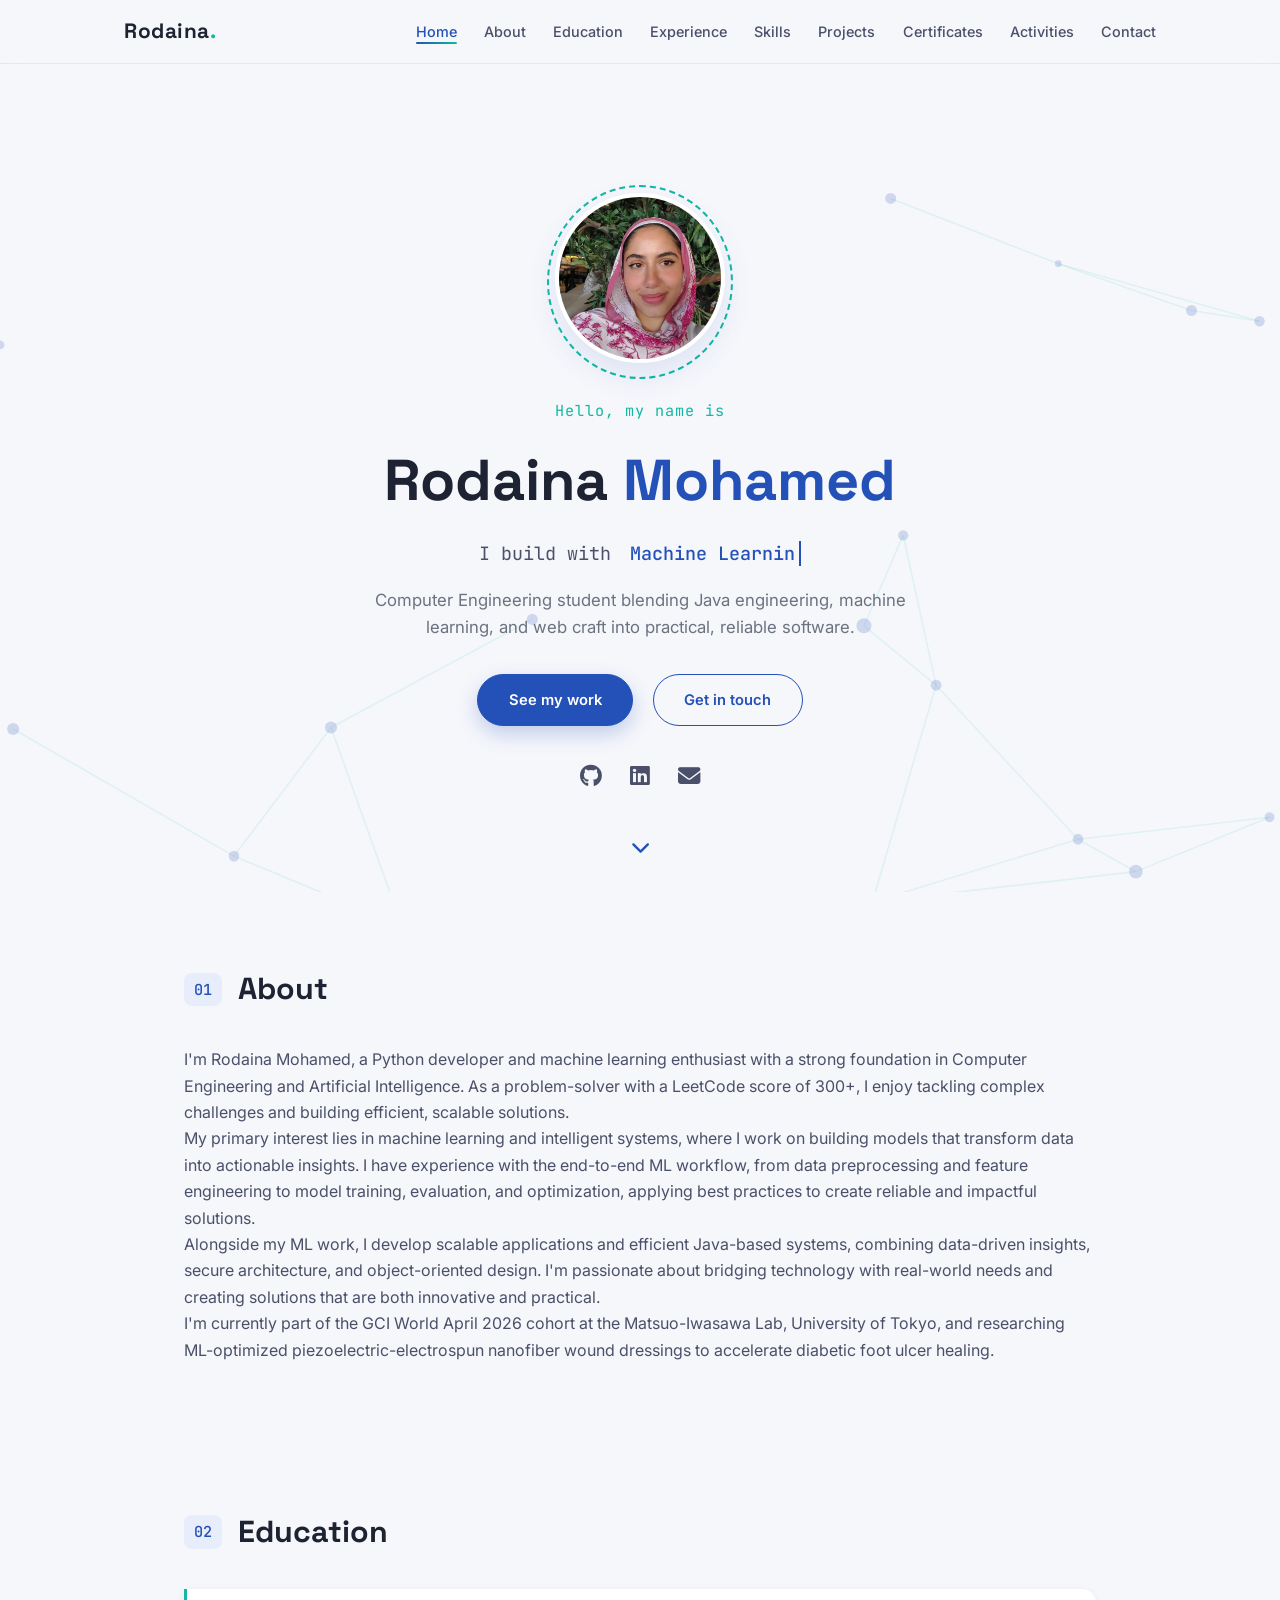
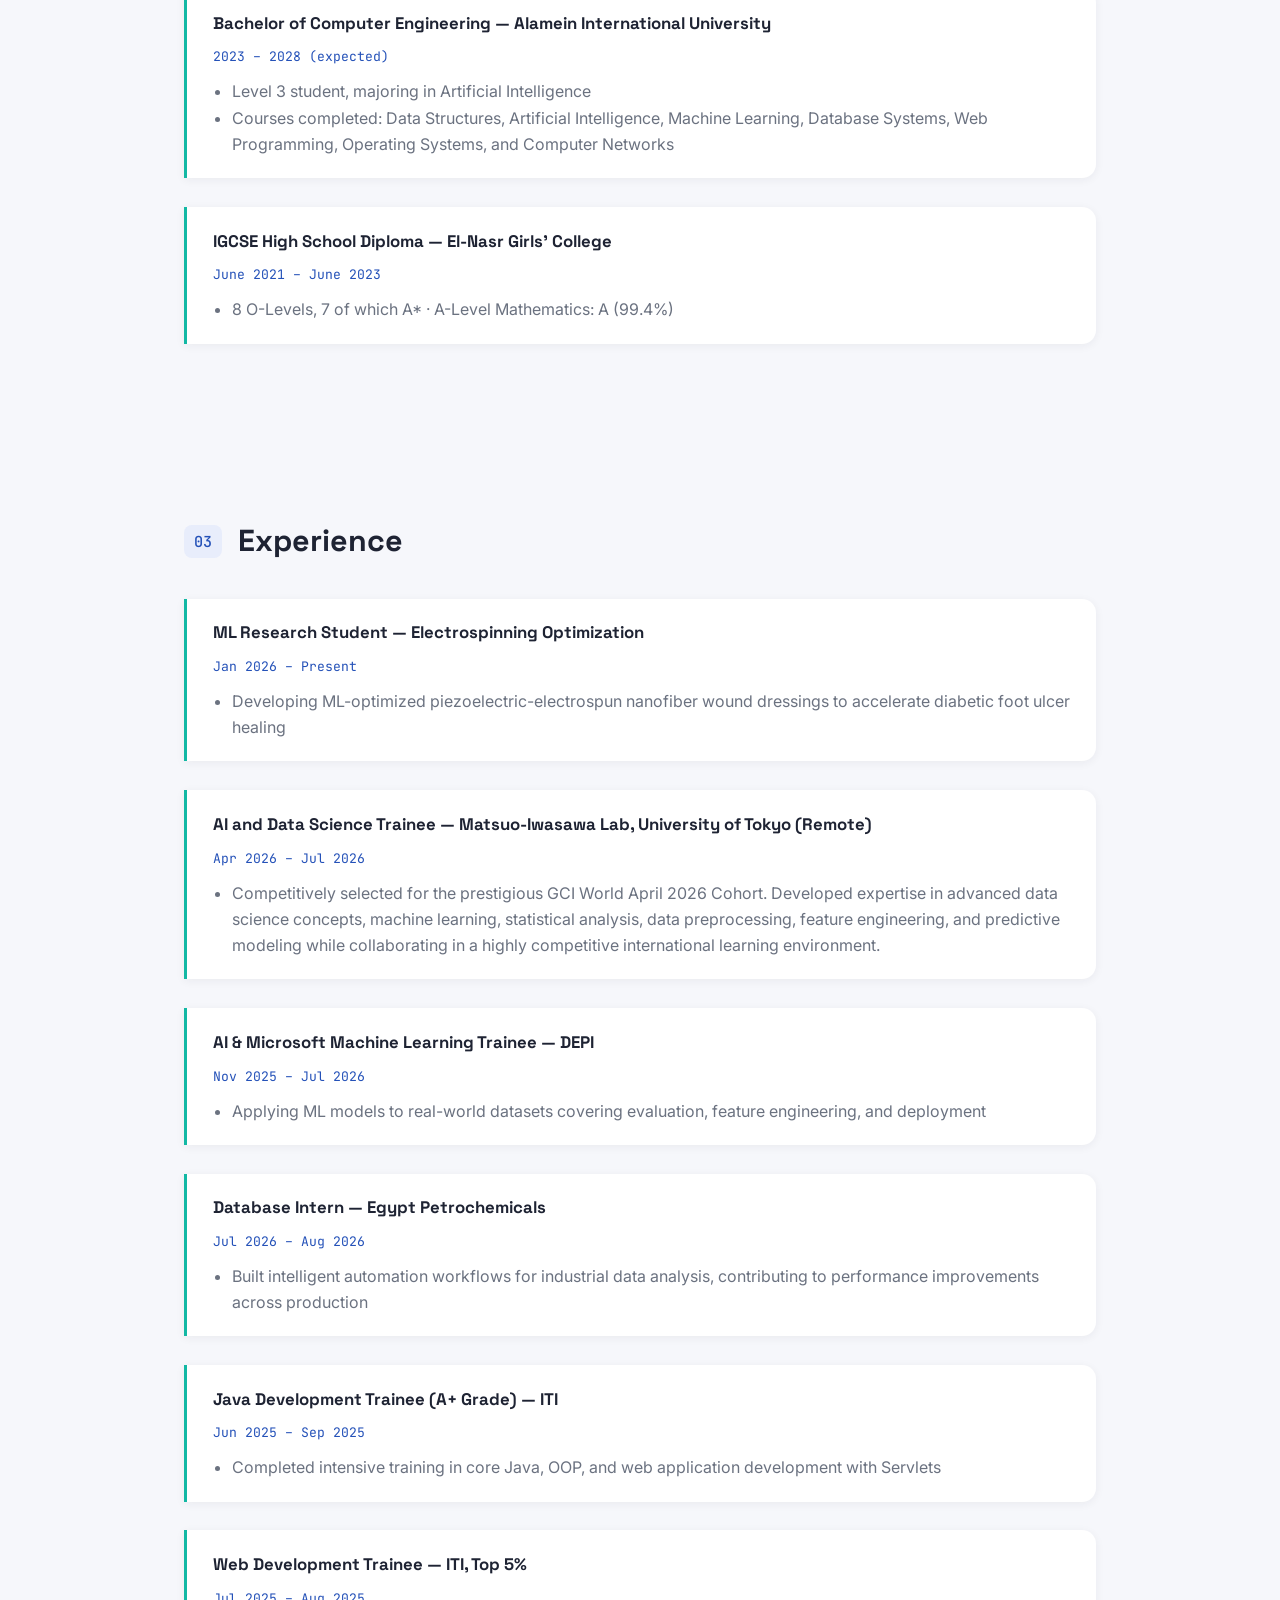
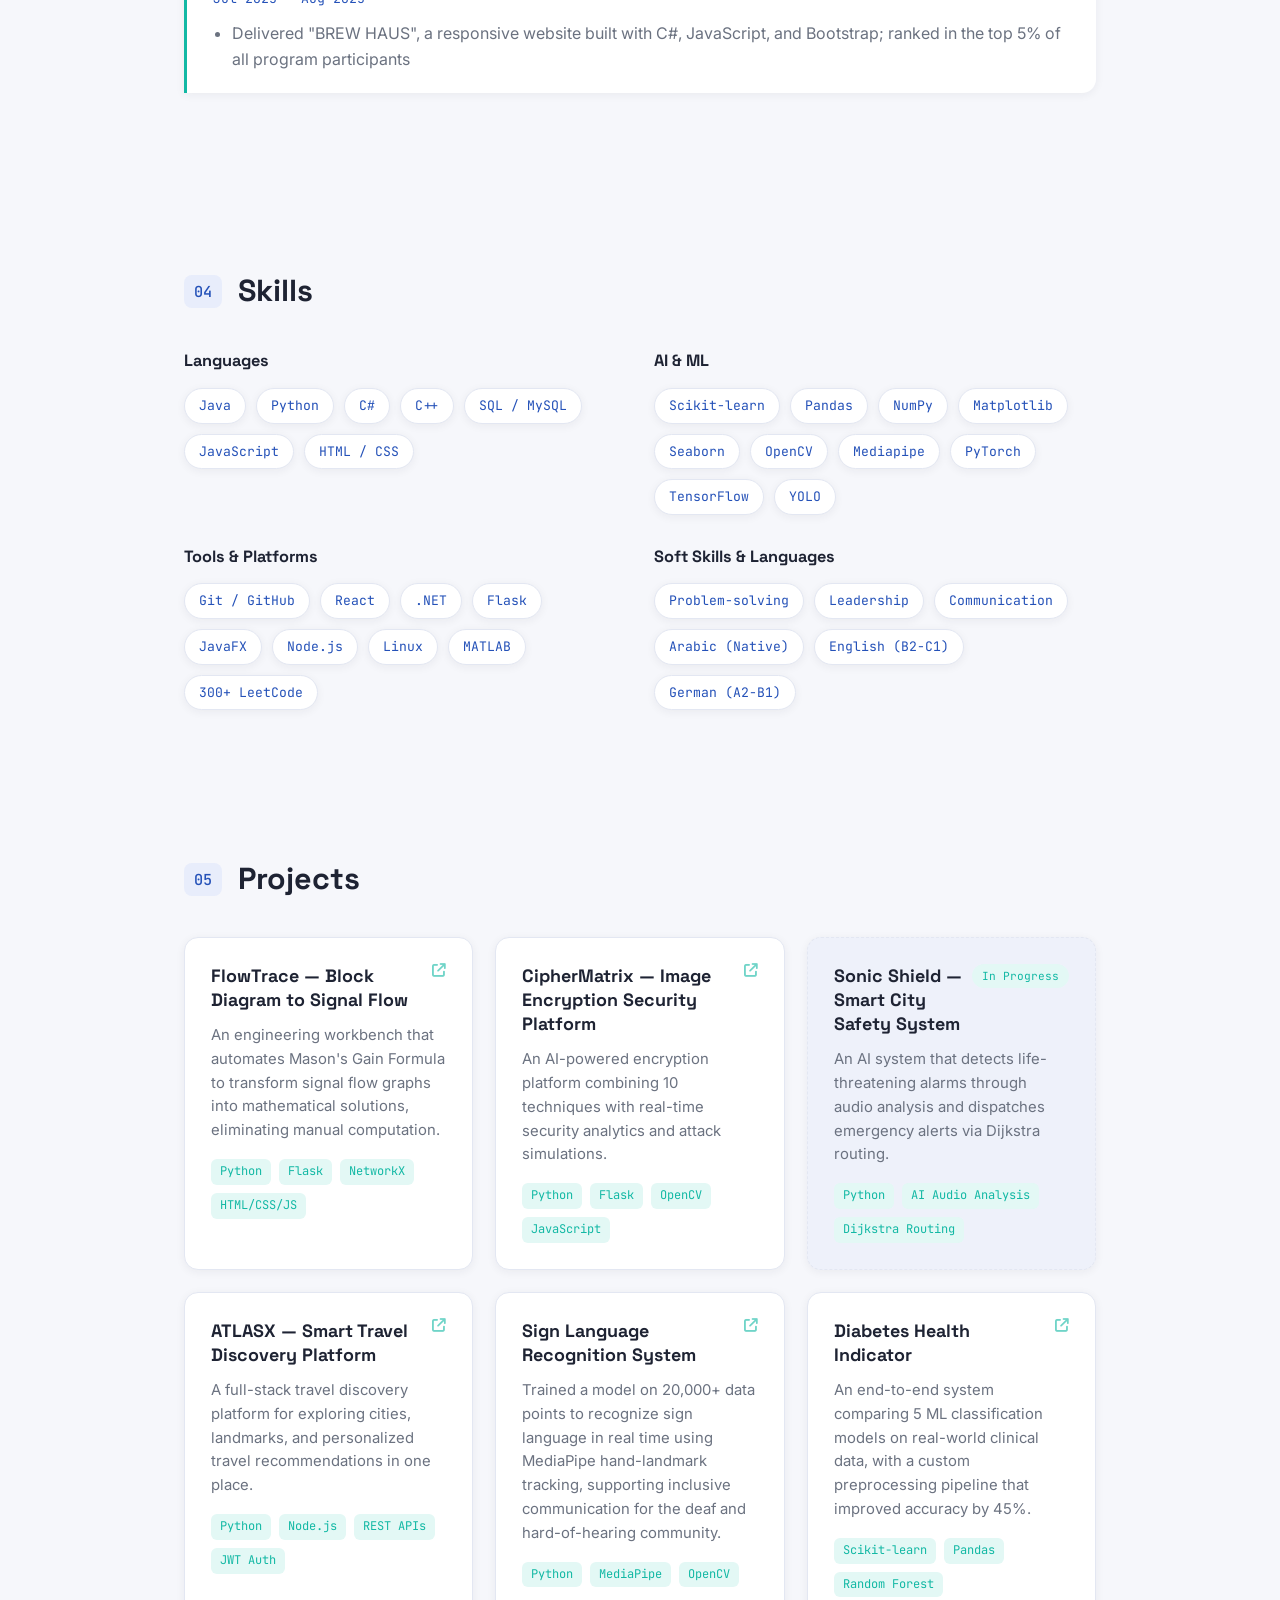
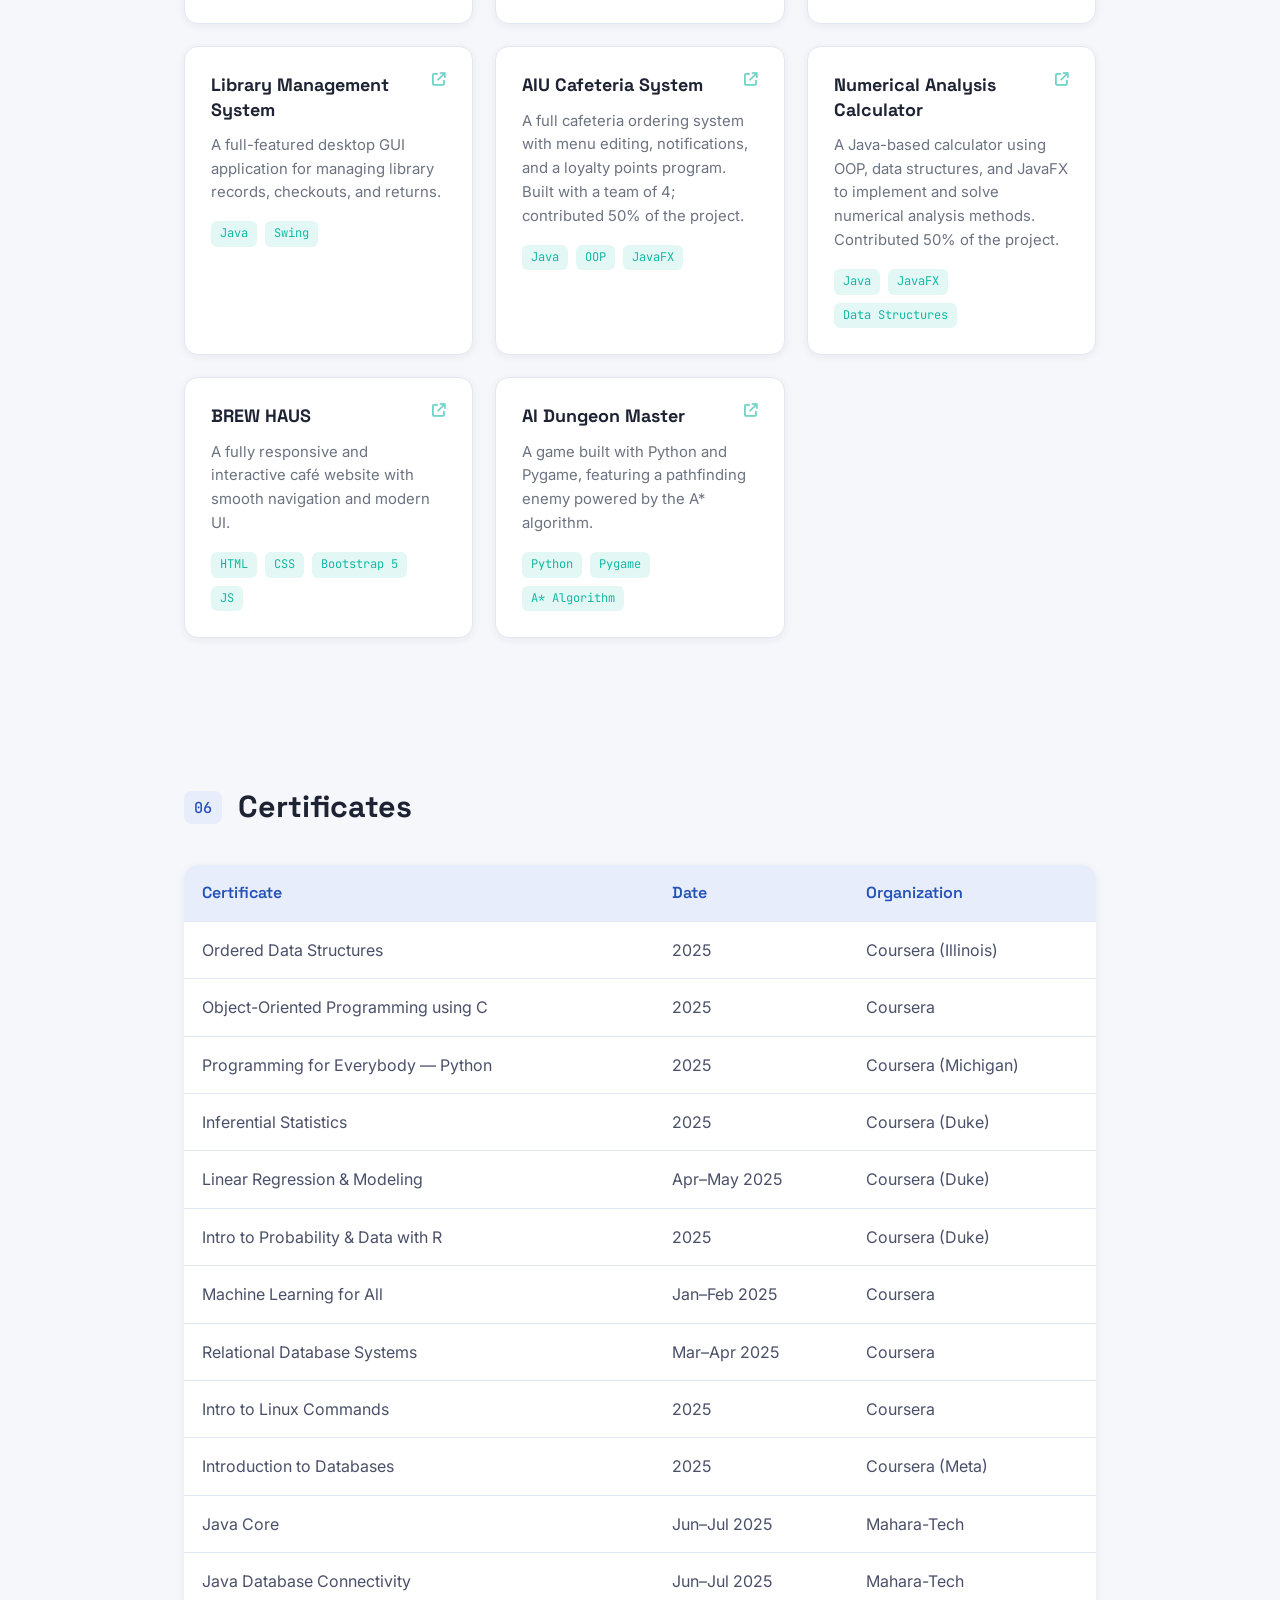
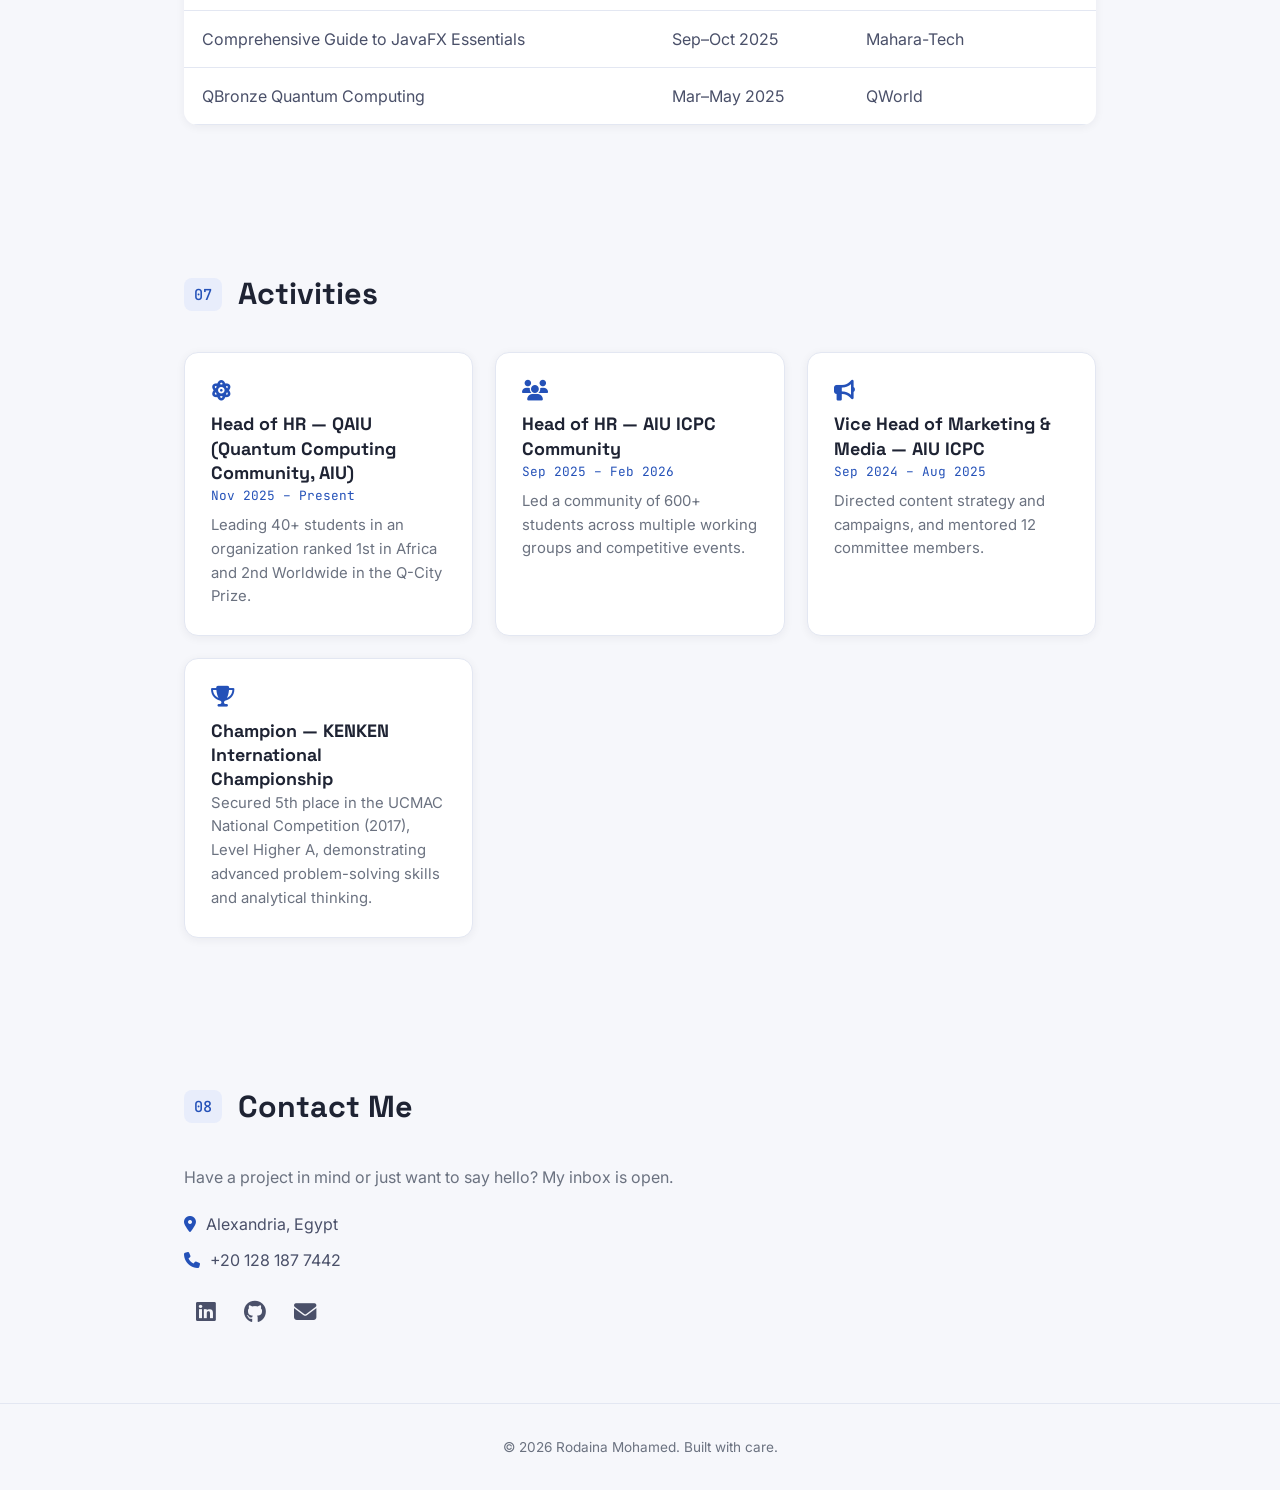
<file: index.html>
<!DOCTYPE html>
<html lang="en">
<head>
  <meta charset="UTF-8" />
  <meta name="viewport" content="width=device-width, initial-scale=1.0"/>
  <title>Rodaina Mohamed Mustafa</title>
  <link rel="stylesheet" href="styles.css" />
  <link rel="preconnect" href="https://fonts.googleapis.com">
  <link rel="preconnect" href="https://fonts.gstatic.com" crossorigin>
  <link href="https://fonts.googleapis.com/css2?family=Space+Grotesk:wght@400;500;600;700&family=Inter:wght@400;500;600&family=JetBrains+Mono:wght@400;500&display=swap" rel="stylesheet">
  <link rel="stylesheet" href="https://cdnjs.cloudflare.com/ajax/libs/font-awesome/6.5.0/css/all.min.css">
</head>
<body>

  <div class="progress-bar" id="progressBar"></div>

  <header>
    <nav class="navbar">
      <div class="logo">Rodaina<span>.</span></div>
      <button class="nav-toggle" id="navToggle" aria-label="Toggle menu">
        <span></span><span></span><span></span>
      </button>
      <ul class="nav-list" id="navList">
        <li class="nav-item"><a class="nav-link" href="#home">Home</a></li>
        <li class="nav-item"><a class="nav-link" href="#about">About</a></li>
        <li class="nav-item"><a class="nav-link" href="#education">Education</a></li>
        <li class="nav-item"><a class="nav-link" href="#experience">Experience</a></li>
        <li class="nav-item"><a class="nav-link" href="#skills">Skills</a></li>
        <li class="nav-item"><a class="nav-link" href="#projects">Projects</a></li>
        <li class="nav-item"><a class="nav-link" href="#certificates">Certificates</a></li>
        <li class="nav-item"><a class="nav-link" href="#activities">Activities</a></li>
        <li class="nav-item"><a class="nav-link" href="#contact">Contact</a></li>
      </ul>
    </nav>
  </header>

  <section id="home" class="section hero">
    <div class="hero-bg" aria-hidden="true">
      <svg class="hero-network" viewBox="0 0 800 600" preserveAspectRatio="xMidYMid slice">
        <g class="net-lines"></g>
        <g class="net-nodes"></g>
      </svg>
    </div>
    <div class="hero-content reveal">
      <div class="hero-image">
        <img src="image.jpeg" alt="photo of Rodaina Mohamed">
        <span class="hero-ring"></span>
      </div>
      <p class="eyebrow">Hello, my name is</p>
      <h1>Rodaina <span>Mohamed</span></h1>
      <p class="role-line">
        <span class="role-static">I build with</span>
        <span class="role-rotator" id="roleRotator"></span>
      </p>
      <p class="hero-sub">Computer Engineering student blending Java engineering, machine learning, and web craft into practical, reliable software.</p>
      <div class="hero-actions">
        <a href="#projects" class="btn primary">See my work</a>
        <a href="#contact" class="btn ghost">Get in touch</a>
      </div>
      <div class="socials">
        <a href="https://github.com/Rodyyyyy" target="_blank" aria-label="GitHub">
          <i class="fab fa-github"></i>
        </a>
        <a href="https://www.linkedin.com/in/rodaina-mohamed-746714268/" target="_blank" aria-label="LinkedIn">
          <i class="fab fa-linkedin"></i>
        </a>
        <a href="mailto:rodaina.hassan.2024@aiu.edu.eg" target="_blank" aria-label="Email">
          <i class="fas fa-envelope"></i>
        </a>
      </div>
    </div>
    <a href="#about" class="scroll-cue" aria-label="Scroll down"><i class="fas fa-chevron-down"></i></a>
  </section>

  <section id="about" class="section about reveal">
    <h2><span class="section-index">01</span>About</h2>
    <p>
      I'm Rodaina Mohamed, a Python developer and machine learning enthusiast with a strong foundation in
      Computer Engineering and Artificial Intelligence. As a problem-solver with a LeetCode score of 300+,
      I enjoy tackling complex challenges and building efficient, scalable solutions.
    </p>
    <p>
      My primary interest lies in machine learning and intelligent systems, where I work on building models
      that transform data into actionable insights. I have experience with the end-to-end ML workflow, from
      data preprocessing and feature engineering to model training, evaluation, and optimization, applying
      best practices to create reliable and impactful solutions.
    </p>
    <p>
      Alongside my ML work, I develop scalable applications and efficient Java-based systems, combining
      data-driven insights, secure architecture, and object-oriented design. I'm passionate about bridging
      technology with real-world needs and creating solutions that are both innovative and practical.
    </p>
    <p>
      I'm currently part of the GCI World April 2026 cohort at the Matsuo-Iwasawa Lab, University of Tokyo,
      and researching ML-optimized piezoelectric-electrospun nanofiber wound dressings to accelerate diabetic
      foot ulcer healing.
    </p>
  </section>

  <section id="education" class="section education reveal">
    <h2><span class="section-index">02</span>Education</h2>
    <div class="edu-item">
      <h3>Bachelor of Computer Engineering — Alamein International University</h3>
      <span>2023 – 2028 (expected)</span>
      <ul>
        <li>Level 3 student, majoring in Artificial Intelligence</li>
        <li>Courses completed: Data Structures, Artificial Intelligence, Machine Learning, Database Systems, Web Programming, Operating Systems, and Computer Networks</li>
      </ul>
    </div>
    <div class="edu-item">
      <h3>IGCSE High School Diploma — El-Nasr Girls' College</h3>
      <span>June 2021 – June 2023</span>
      <ul>
        <li>8 O-Levels, 7 of which A* &middot; A-Level Mathematics: A (99.4%)</li>
      </ul>
    </div>
  </section>

  <section id="experience" class="section experience reveal">
    <h2><span class="section-index">03</span>Experience</h2>
     <div class="exp-item">
      <h3>ML Research Student — Electrospinning Optimization</h3>
      <span>Jan 2026 – Present</span>
      <ul>
        <li>Developing ML-optimized piezoelectric-electrospun nanofiber wound dressings to accelerate diabetic foot ulcer healing</li>
      </ul>
    </div>

    <div class="exp-item">
      <h3>AI and Data Science Trainee — Matsuo-Iwasawa Lab, University of Tokyo (Remote)</h3>
      <span>Apr 2026 – Jul 2026</span>
      <ul>
        <li>Competitively selected for the prestigious GCI World April 2026 Cohort. 
          Developed expertise in advanced data science concepts, machine learning, statistical analysis, data preprocessing, feature engineering, and predictive modeling while 
          collaborating in a highly competitive international learning environment.</li>
      </ul>
    </div>
    <div class="exp-item">
      <h3>AI &amp; Microsoft Machine Learning Trainee — DEPI</h3>
      <span>Nov 2025 – Jul 2026</span>
      <ul>
        <li>Applying ML models to real-world datasets covering evaluation, feature engineering, and deployment</li>
      </ul>
    </div>
    <div class="exp-item">
      <h3>Database Intern — Egypt Petrochemicals</h3>
      <span>Jul 2026 – Aug 2026</span>
      <ul>
        <li>Built intelligent automation workflows for industrial data analysis, contributing to performance improvements across production</li>
      </ul>
    </div>
    <div class="exp-item">
      <h3>Java Development Trainee (A+ Grade) — ITI</h3>
      <span>Jun 2025 – Sep 2025</span>
      <ul>
        <li>Completed intensive training in core Java, OOP, and web application development with Servlets</li>
      </ul>
    </div>
    <div class="exp-item">
      <h3>Web Development Trainee — ITI, Top 5%</h3>
      <span>Jul 2025 – Aug 2025</span>
      <ul>
        <li>Delivered "BREW HAUS", a responsive website built with C#, JavaScript, and Bootstrap; ranked in the top 5% of all program participants</li>
      </ul>
    </div>
  </section>

  <section id="skills" class="section skills reveal">
    <h2><span class="section-index">04</span>Skills</h2>
    <div class="skills-grid">
      <div class="skill-group">
        <h4>Languages</h4>
        <div class="skills-container">
          <span class="skill-tag">Java</span>
          <span class="skill-tag">Python</span>
          <span class="skill-tag">C#</span>
          <span class="skill-tag">C++</span>
          <span class="skill-tag">SQL / MySQL</span>
          <span class="skill-tag">JavaScript</span>
          <span class="skill-tag">HTML / CSS</span>
        </div>
      </div>
      <div class="skill-group">
        <h4>AI &amp; ML</h4>
        <div class="skills-container">
          <span class="skill-tag">Scikit-learn</span>
          <span class="skill-tag">Pandas</span>
          <span class="skill-tag">NumPy</span>
          <span class="skill-tag">Matplotlib</span>
          <span class="skill-tag">Seaborn</span>
          <span class="skill-tag">OpenCV</span>
          <span class="skill-tag">Mediapipe</span>
          <span class="skill-tag">PyTorch</span>
          <span class="skill-tag">TensorFlow</span>
          <span class="skill-tag">YOLO</span>
        </div>
      </div>
      <div class="skill-group">
        <h4>Tools &amp; Platforms</h4>
        <div class="skills-container">
          <span class="skill-tag">Git / GitHub</span>
          <span class="skill-tag">React</span>
          <span class="skill-tag">.NET</span>
          <span class="skill-tag">Flask</span>
          <span class="skill-tag">JavaFX</span>
          <span class="skill-tag">Node.js</span>
          <span class="skill-tag">Linux</span>
          <span class="skill-tag">MATLAB</span>
          <span class="skill-tag">300+ LeetCode</span>
        </div>
      </div>
      <div class="skill-group">
        <h4>Soft Skills &amp; Languages</h4>
        <div class="skills-container">
          <span class="skill-tag">Problem-solving</span>
          <span class="skill-tag">Leadership</span>
          <span class="skill-tag">Communication</span>
          <span class="skill-tag">Arabic (Native)</span>
          <span class="skill-tag">English (B2-C1)</span>
          <span class="skill-tag">German (A2-B1)</span>
        </div>
      </div>
    </div>
  </section>

  <section id="projects" class="section projects reveal">
    <h2><span class="section-index">05</span>Projects</h2>
    <div class="card-grid">

      <a href="https://github.com/Rodyyyyy/FlowTrace" target="_blank" class="project-card">
        <div class="card-top">
          <h3>FlowTrace — Block Diagram to Signal Flow</h3>
          <i class="fas fa-arrow-up-right-from-square card-icon"></i>
        </div>
        <p>An engineering workbench that automates Mason's Gain Formula to transform signal flow graphs into mathematical solutions, eliminating manual computation.</p>
        <div class="tech-tags"><span>Python</span><span>Flask</span><span>NetworkX</span><span>HTML/CSS/JS</span></div>
      </a>

      <a href="https://github.com/Rodyyyyy/CipherMatrix-Image-Encryption-Security-Analysis-Platform" target="_blank" class="project-card">
        <div class="card-top">
          <h3>CipherMatrix — Image Encryption Security Platform</h3>
          <i class="fas fa-arrow-up-right-from-square card-icon"></i>
        </div>
        <p>An AI-powered encryption platform combining 10 techniques with real-time security analytics and attack simulations.</p>
        <div class="tech-tags"><span>Python</span><span>Flask</span><span>OpenCV</span><span>JavaScript</span></div>
      </a>

      <div class="project-card project-card--wip">
        <div class="card-top">
          <h3>Sonic Shield — Smart City Safety System</h3>
          <span class="wip-badge">In Progress</span>
        </div>
        <p>An AI system that detects life-threatening alarms through audio analysis and dispatches emergency alerts via Dijkstra routing.</p>
        <div class="tech-tags"><span>Python</span><span>AI Audio Analysis</span><span>Dijkstra Routing</span></div>
      </div>

      <a href="https://github.com/Rodyyyyy/ATLASX-website" target="_blank" class="project-card">
        <div class="card-top">
          <h3>ATLASX — Smart Travel Discovery Platform</h3>
          <i class="fas fa-arrow-up-right-from-square card-icon"></i>
        </div>
        <p>A full-stack travel discovery platform for exploring cities, landmarks, and personalized travel recommendations in one place.</p>
        <div class="tech-tags"><span>Python</span><span>Node.js</span><span>REST APIs</span><span>JWT Auth</span></div>
      </a>

      <a href="https://github.com/Rodyyyyy/Sign-Language-Recognition-" target="_blank" class="project-card">
        <div class="card-top">
          <h3>Sign Language Recognition System</h3>
          <i class="fas fa-arrow-up-right-from-square card-icon"></i>
        </div>
        <p>Trained a model on 20,000+ data points to recognize sign language in real time using MediaPipe hand-landmark tracking, supporting inclusive communication for the deaf and hard-of-hearing community.</p>
        <div class="tech-tags"><span>Python</span><span>MediaPipe</span><span>OpenCV</span></div>
      </a>

      <a href="https://github.com/Rodyyyyy/Diabetes-Health-Indicator-" target="_blank" class="project-card">
        <div class="card-top">
          <h3>Diabetes Health Indicator</h3>
          <i class="fas fa-arrow-up-right-from-square card-icon"></i>
        </div>
        <p>An end-to-end system comparing 5 ML classification models on real-world clinical data, with a custom preprocessing pipeline that improved accuracy by 45%.</p>
        <div class="tech-tags"><span>Scikit-learn</span><span>Pandas</span><span>Random Forest</span></div>
      </a>

      <a href="https://github.com/Rodyyyyy/Library-Management-System" target="_blank" class="project-card">
        <div class="card-top">
          <h3>Library Management System</h3>
          <i class="fas fa-arrow-up-right-from-square card-icon"></i>
        </div>
        <p>A full-featured desktop GUI application for managing library records, checkouts, and returns.</p>
        <div class="tech-tags"><span>Java</span><span>Swing</span></div>
      </a>

      <a href="https://github.com/Rodyyyyy/AIU-Cafeteria-" target="_blank" class="project-card">
        <div class="card-top">
          <h3>AIU Cafeteria System</h3>
          <i class="fas fa-arrow-up-right-from-square card-icon"></i>
        </div>
        <p>A full cafeteria ordering system with menu editing, notifications, and a loyalty points program. Built with a team of 4; contributed 50% of the project.</p>
        <div class="tech-tags"><span>Java</span><span>OOP</span><span>JavaFX</span></div>
      </a>

      <a href="https://github.com/Rodyyyyy/Numerical-Analysis-Calculator-" target="_blank" class="project-card">
        <div class="card-top">
          <h3>Numerical Analysis Calculator</h3>
          <i class="fas fa-arrow-up-right-from-square card-icon"></i>
        </div>
        <p>A Java-based calculator using OOP, data structures, and JavaFX to implement and solve numerical analysis methods. Contributed 50% of the project.</p>
        <div class="tech-tags"><span>Java</span><span>JavaFX</span><span>Data Structures</span></div>
      </a>

      <a href="https://github.com/Rodyyyyy/BREW-HAUS" target="_blank" class="project-card">
        <div class="card-top">
          <h3>BREW HAUS</h3>
          <i class="fas fa-arrow-up-right-from-square card-icon"></i>
        </div>
        <p>A fully responsive and interactive café website with smooth navigation and modern UI.</p>
        <div class="tech-tags"><span>HTML</span><span>CSS</span><span>Bootstrap 5</span><span>JS</span></div>
      </a>

      <a href="https://github.com/Rodyyyyy/AI-Dungeon-Master" target="_blank" class="project-card">
        <div class="card-top">
          <h3>AI Dungeon Master</h3>
          <i class="fas fa-arrow-up-right-from-square card-icon"></i>
        </div>
        <p>A game built with Python and Pygame, featuring a pathfinding enemy powered by the A* algorithm.</p>
        <div class="tech-tags"><span>Python</span><span>Pygame</span><span>A* Algorithm</span></div>
      </a>

    </div>
  </section>

  <section id="certificates" class="section certificates reveal">
    <h2><span class="section-index">06</span>Certificates</h2>
    <div class="table-wrapper">
      <table class="cert-table">
        <thead>
          <tr>
            <th>Certificate</th>
            <th>Date</th>
            <th>Organization</th>
          </tr>
        </thead>
        <tbody>
          <tr><td>Ordered Data Structures</td><td>2025</td><td>Coursera (Illinois)</td></tr>
          <tr><td>Object-Oriented Programming using C</td><td>2025</td><td>Coursera</td></tr>
          <tr><td>Programming for Everybody — Python</td><td>2025</td><td>Coursera (Michigan)</td></tr>
          <tr><td>Inferential Statistics</td><td>2025</td><td>Coursera (Duke)</td></tr>
          <tr><td>Linear Regression &amp; Modeling</td><td>Apr–May 2025</td><td>Coursera (Duke)</td></tr>
          <tr><td>Intro to Probability &amp; Data with R</td><td>2025</td><td>Coursera (Duke)</td></tr>
          <tr><td>Machine Learning for All</td><td>Jan–Feb 2025</td><td>Coursera</td></tr>
          <tr><td>Relational Database Systems</td><td>Mar–Apr 2025</td><td>Coursera</td></tr>
          <tr><td>Intro to Linux Commands</td><td>2025</td><td>Coursera</td></tr>
          <tr><td>Introduction to Databases</td><td>2025</td><td>Coursera (Meta)</td></tr>
          <tr><td>Java Core</td><td>Jun–Jul 2025</td><td>Mahara-Tech</td></tr>
          <tr><td>Java Database Connectivity</td><td>Jun–Jul 2025</td><td>Mahara-Tech</td></tr>
          <tr><td>Comprehensive Guide to JavaFX Essentials</td><td>Sep–Oct 2025</td><td>Mahara-Tech</td></tr>
          <tr><td>QBronze Quantum Computing</td><td>Mar–May 2025</td><td>QWorld</td></tr>
        </tbody>
      </table>
    </div>
  </section>

  <section id="activities" class="section activities reveal">
    <h2><span class="section-index">07</span>Activities</h2>
    <div class="card-grid">
      <div class="act-card">
        <i class="fas fa-atom act-icon"></i>
        <h3>Head of HR — QAIU (Quantum Computing Community, AIU)</h3>
        <span class="act-date">Nov 2025 – Present</span>
        <p>Leading 40+ students in an organization ranked 1st in Africa and 2nd Worldwide in the Q-City Prize.</p>
      </div>
      <div class="act-card">
        <i class="fas fa-users act-icon"></i>
        <h3>Head of HR — AIU ICPC Community</h3>
        <span class="act-date">Sep 2025 – Feb 2026</span>
        <p>Led a community of 600+ students across multiple working groups and competitive events.</p>
      </div>
      <div class="act-card">
        <i class="fas fa-bullhorn act-icon"></i>
        <h3>Vice Head of Marketing &amp; Media — AIU ICPC</h3>
        <span class="act-date">Sep 2024 – Aug 2025</span>
        <p>Directed content strategy and campaigns, and mentored 12 committee members.</p>
      </div>
      <div class="act-card">
        <i class="fas fa-trophy act-icon"></i>
        <h3>Champion — KENKEN International Championship</h3>
        <p>Secured 5th place in the UCMAC National Competition (2017), Level Higher A, demonstrating advanced problem-solving skills and analytical thinking.</p>
      </div>
    </div>
  </section>

  <section id="contact" class="section contact reveal">
    <h2><span class="section-index">08</span>Contact Me</h2>
    <p class="contact-lead">Have a project in mind or just want to say hello? My inbox is open.</p>
    <div class="contact-details">
      <p><i class="fas fa-map-marker-alt"></i> Alexandria, Egypt</p>
      <p><i class="fas fa-phone"></i> +20 128 187 7442</p>
    </div>
    <div class="socials">
      <a href="https://www.linkedin.com/in/rodaina-mohamed-746714268/" target="_blank" aria-label="LinkedIn">
        <i class="fab fa-linkedin"></i>
      </a>
      <a href="https://github.com/Rodyyyyy" target="_blank" aria-label="GitHub">
        <i class="fab fa-github"></i>
      </a>
      <a href="mailto:rodaina.hassan.2024@aiu.edu.eg" aria-label="Email">
        <i class="fas fa-envelope"></i>
      </a>
    </div>
  </section>

  <footer class="footer">
    <p>&copy; <span id="year"></span> Rodaina Mohamed. Built with care.</p>
  </footer>

  <script src="script.js"></script>
</body>
</html>
</file>
<file: styles.css>
/* ---------- Tokens ---------- */
:root {
  --bg: #f6f7fb;
  --surface: #ffffff;
  --surface-alt: #eef1fa;
  --ink: #1e2333;
  --ink-soft: #4a5069;
  --muted: #6b7280;
  --border: #e3e7f2;
  --accent: #2451b8;
  --accent-soft: #e8edfb;
  --accent-2: #12b8a4;
  --accent-2-soft: #e3f8f5;
  --shadow-sm: 0 2px 10px rgba(30, 35, 51, 0.06);
  --shadow-md: 0 12px 30px rgba(36, 81, 184, 0.12);
  --radius: 14px;
  --font-display: 'Space Grotesk', sans-serif;
  --font-body: 'Inter', sans-serif;
  --font-mono: 'JetBrains Mono', monospace;
  --ease: cubic-bezier(0.22, 1, 0.36, 1);
}

@media (prefers-reduced-motion: reduce) {
  *, *::before, *::after {
    animation-duration: 0.001ms !important;
    animation-iteration-count: 1 !important;
    transition-duration: 0.001ms !important;
    scroll-behavior: auto !important;
  }
}

* {
  box-sizing: border-box;
  margin: 0;
  padding: 0;
}

::-webkit-scrollbar { width: 10px; }
::-webkit-scrollbar-track { background: var(--bg); }
::-webkit-scrollbar-thumb {
  background: var(--border);
  border-radius: 10px;
  border: 2px solid var(--bg);
}
::-webkit-scrollbar-thumb:hover { background: var(--accent); }

html { scroll-behavior: smooth; }

body {
  font-family: var(--font-body);
  line-height: 1.65;
  color: var(--ink-soft);
  background-color: var(--bg);
  overflow-x: hidden;
}

/* ---------- Progress bar ---------- */
.progress-bar {
  position: fixed;
  top: 0; left: 0;
  height: 3px;
  width: 0%;
  background: linear-gradient(90deg, var(--accent), var(--accent-2));
  z-index: 300;
  transition: width 0.1s ease-out;
}

/* ---------- Header / Nav ---------- */
header {
  background-color: rgba(246, 247, 251, 0.8);
  backdrop-filter: blur(10px);
  -webkit-backdrop-filter: blur(10px);
  position: sticky;
  top: 0;
  z-index: 100;
  border-bottom: 1px solid var(--border);
}

.navbar {
  max-width: 1080px;
  margin: 0 auto;
  padding: 0.9rem 1.5rem;
  display: flex;
  justify-content: space-between;
  align-items: center;
}

.logo {
  font-family: var(--font-display);
  font-size: 1.3rem;
  font-weight: 700;
  color: var(--ink);
  letter-spacing: 0.5px;
}

.logo span { color: var(--accent-2); }

.nav-list {
  list-style: none;
  display: flex;
  align-items: center;
}

.nav-item + .nav-item { margin-left: 1.7rem; }

.nav-link {
  position: relative;
  text-decoration: none;
  color: var(--ink-soft);
  font-size: 0.9rem;
  font-weight: 500;
  transition: color 0.25s var(--ease);
  padding-bottom: 4px;
}

.nav-link::after {
  content: "";
  position: absolute;
  left: 0; bottom: 0;
  width: 0%;
  height: 2px;
  background: linear-gradient(90deg, var(--accent), var(--accent-2));
  transition: width 0.3s var(--ease);
  border-radius: 2px;
}

.nav-link:hover { color: var(--ink); }
.nav-link:hover::after,
.nav-link.active::after { width: 100%; }
.nav-link.active { color: var(--accent); }

.nav-toggle {
  display: none;
  flex-direction: column;
  gap: 5px;
  background: none;
  border: none;
  cursor: pointer;
  padding: 6px;
}
.nav-toggle span {
  width: 22px;
  height: 2px;
  background: var(--ink);
  border-radius: 2px;
  transition: transform 0.3s var(--ease), opacity 0.3s var(--ease);
}

/* ---------- Sections ---------- */
.section {
  padding: 4.5rem 1.5rem;
  max-width: 960px;
  margin: 0 auto;
}

h2 {
  font-family: var(--font-display);
  font-size: 1.9rem;
  font-weight: 700;
  margin-bottom: 2rem;
  color: var(--ink);
  display: flex;
  align-items: center;
  gap: 16px;
}

.section-index {
  font-family: var(--font-mono);
  font-size: 0.95rem;
  color: var(--accent);
  background: var(--accent-soft);
  padding: 4px 10px;
  border-radius: 8px;
  font-weight: 500;
}

/* Scroll reveal — only hides content once JS confirms it's running,
   so the page never stays blank if a script fails to load */
html.js-ready .reveal {
  opacity: 0;
  transform: translateY(28px);
  transition: opacity 0.7s var(--ease), transform 0.7s var(--ease);
}
html.js-ready .reveal.in-view {
  opacity: 1;
  transform: translateY(0);
}

/* ---------- Hero ---------- */
.hero {
  position: relative;
  text-align: center;
  padding: 6rem 1.5rem 4rem;
  max-width: 100%;
  overflow: hidden;
  min-height: 92vh;
  display: flex;
  align-items: center;
  justify-content: center;
}

.hero-bg {
  position: absolute;
  inset: 0;
  z-index: 0;
  opacity: 0.55;
}

.hero-network { width: 100%; height: 100%; }
.hero-network circle {
  fill: var(--accent);
  opacity: 0.35;
  animation: float-node 6s ease-in-out infinite;
}
.hero-network line {
  stroke: var(--accent-2);
  stroke-width: 1;
  opacity: 0.18;
}

@keyframes float-node {
  0%, 100% { transform: translateY(0); }
  50% { transform: translateY(-14px); }
}

.hero-content { position: relative; z-index: 1; max-width: 640px; margin: 0 auto; }

.hero-image { position: relative; display: inline-block; margin-bottom: 1.7rem; }

.hero-image img {
  width: 170px;
  height: 170px;
  object-fit: cover;
  border-radius: 50%;
  border: 4px solid var(--surface);
  box-shadow: var(--shadow-md);
  position: relative;
  z-index: 1;
}

.hero-ring {
  position: absolute;
  inset: -8px;
  border-radius: 50%;
  border: 2px dashed var(--accent-2);
  animation: spin-slow 16s linear infinite;
}

@keyframes spin-slow {
  from { transform: rotate(0deg); }
  to { transform: rotate(360deg); }
}

.eyebrow {
  font-family: var(--font-mono);
  color: var(--accent-2);
  font-size: 0.95rem;
  letter-spacing: 1px;
  margin-bottom: 0.6rem;
}

.hero h1 {
  font-family: var(--font-display);
  font-size: clamp(2.2rem, 6vw, 3.6rem);
  font-weight: 700;
  margin-bottom: 0.7rem;
  color: var(--ink);
}

.hero h1 span { color: var(--accent); }

.role-line {
  font-family: var(--font-mono);
  font-size: 1.15rem;
  color: var(--ink-soft);
  margin-bottom: 1.1rem;
  min-height: 1.6em;
}

.role-static { margin-right: 8px; }

.role-rotator {
  color: var(--accent);
  font-weight: 500;
  border-right: 2px solid var(--accent);
  padding-right: 4px;
}

.hero-sub {
  font-size: 1.05rem;
  color: var(--muted);
  max-width: 560px;
  margin: 0 auto 2rem;
}

.hero-actions { margin-bottom: 2rem; }

.btn {
  padding: 0.8rem 1.9rem;
  border: 1.5px solid var(--accent);
  color: var(--accent);
  text-decoration: none;
  border-radius: 50px;
  margin: 0 8px;
  transition: all 0.3s var(--ease);
  font-size: 0.92rem;
  font-weight: 600;
  display: inline-block;
}

.btn.primary {
  background: var(--accent);
  color: #fff;
  box-shadow: 0 8px 20px rgba(36, 81, 184, 0.25);
}

.btn.primary:hover {
  background: #1c3f96;
  transform: translateY(-3px);
  box-shadow: 0 12px 26px rgba(36, 81, 184, 0.32);
}

.btn.ghost:hover {
  background: var(--accent-soft);
  transform: translateY(-3px);
}

.scroll-cue {
  position: absolute;
  bottom: 28px;
  left: 50%;
  transform: translateX(-50%);
  color: var(--accent);
  font-size: 1.2rem;
  animation: bob 2.2s ease-in-out infinite;
  z-index: 1;
}

@keyframes bob {
  0%, 100% { transform: translate(-50%, 0); }
  50% { transform: translate(-50%, 8px); }
}

/* ---------- Skills ---------- */
.skills-grid {
  display: grid;
  grid-template-columns: repeat(2, 1fr);
  gap: 1.8rem;
}

.skill-group h4 {
  font-family: var(--font-display);
  color: var(--ink);
  margin-bottom: 0.8rem;
  font-size: 1.02rem;
}

.skills-container {
  display: flex;
  flex-wrap: wrap;
  gap: 10px;
}

.skill-tag {
  background: var(--surface);
  border: 1px solid var(--border);
  color: var(--accent);
  padding: 6px 14px;
  border-radius: 50px;
  font-size: 0.82rem;
  font-family: var(--font-mono);
  transition: all 0.25s var(--ease);
  box-shadow: var(--shadow-sm);
}

.skill-tag:hover {
  background: var(--accent);
  color: #fff;
  transform: translateY(-3px);
  border-color: var(--accent);
}

/* ---------- Education / Experience ---------- */
.edu-item, .exp-item {
  margin-bottom: 1.8rem;
  padding: 1.3rem 1.5rem;
  padding-left: 1.6rem;
  border-left: 3px solid var(--accent-2);
  background: var(--surface);
  border-radius: 0 var(--radius) var(--radius) 0;
  box-shadow: var(--shadow-sm);
  transition: transform 0.3s var(--ease), box-shadow 0.3s var(--ease);
}

.edu-item:hover, .exp-item:hover {
  transform: translateX(6px);
  box-shadow: var(--shadow-md);
}

.edu-item h3, .exp-item h3 {
  font-family: var(--font-display);
  color: var(--ink);
  font-size: 1.05rem;
  margin-bottom: 0.3rem;
}

.edu-item span, .exp-item span {
  font-family: var(--font-mono);
  color: var(--accent);
  font-size: 0.82rem;
}

.edu-item ul, .exp-item ul {
  margin-top: 0.6rem;
  padding-left: 1.2rem;
  color: var(--muted);
}

/* ---------- Cards (projects & activities) ---------- */
.card-grid {
  display: grid;
  grid-template-columns: repeat(auto-fit, minmax(280px, 1fr));
  gap: 22px;
}

.project-card, .act-card {
  display: block;
  background: var(--surface);
  padding: 26px;
  border-radius: var(--radius);
  text-decoration: none;
  color: var(--ink-soft);
  border: 1px solid var(--border);
  box-shadow: var(--shadow-sm);
  transition: transform 0.35s var(--ease), box-shadow 0.35s var(--ease), border-color 0.35s var(--ease);
  position: relative;
  overflow: hidden;
}

.project-card::before {
  content: "";
  position: absolute;
  top: 0; left: 0;
  width: 100%;
  height: 3px;
  background: linear-gradient(90deg, var(--accent), var(--accent-2));
  transform: scaleX(0);
  transform-origin: left;
  transition: transform 0.4s var(--ease);
}

.project-card:hover::before { transform: scaleX(1); }

.project-card:hover, .act-card:hover {
  transform: translateY(-8px);
  border-color: var(--accent-2);
  box-shadow: var(--shadow-md);
}

.card-top {
  display: flex;
  justify-content: space-between;
  align-items: flex-start;
  gap: 10px;
  margin-bottom: 12px;
}

.card-icon {
  color: var(--accent-2);
  font-size: 0.85rem;
  opacity: 0.6;
  transition: transform 0.3s var(--ease), opacity 0.3s var(--ease);
}

.project-card:hover .card-icon {
  transform: translate(3px, -3px);
  opacity: 1;
}

.project-card h3, .act-card h3 {
  font-family: var(--font-display);
  color: var(--ink);
  font-size: 1.12rem;
  line-height: 1.35;
}

.act-date {
  display: block;
  font-family: var(--font-mono);
  color: var(--accent);
  font-size: 0.8rem;
  margin-bottom: 0.5rem;
}

.project-card--wip {
  cursor: default;
  border-style: dashed;
  background: var(--surface-alt);
}

.project-card--wip:hover {
  transform: none;
  box-shadow: var(--shadow-sm);
  border-color: var(--accent-2);
}

.wip-badge {
  font-family: var(--font-mono);
  font-size: 0.7rem;
  color: var(--accent-2);
  background: var(--accent-2-soft);
  padding: 3px 10px;
  border-radius: 20px;
  white-space: nowrap;
  height: fit-content;
}

.act-icon {
  color: var(--accent);
  font-size: 1.3rem;
  margin-bottom: 12px;
  display: block;
}

.project-card p, .act-card p {
  color: var(--muted);
  font-size: 0.93rem;
  line-height: 1.6;
}

.tech-tags {
  margin-top: 16px;
  display: flex;
  flex-wrap: wrap;
  gap: 8px;
}

.tech-tags span {
  font-family: var(--font-mono);
  font-size: 0.75rem;
  color: var(--accent-2);
  background: var(--accent-2-soft);
  padding: 3px 9px;
  border-radius: 6px;
}

/* ---------- Certificates ---------- */
.table-wrapper { overflow-x: auto; border-radius: var(--radius); box-shadow: var(--shadow-sm); }

.cert-table {
  width: 100%;
  border-collapse: collapse;
  background: var(--surface);
}

.cert-table th, .cert-table td {
  padding: 15px 18px;
  text-align: left;
  border-bottom: 1px solid var(--border);
}

.cert-table th {
  color: var(--accent);
  font-family: var(--font-display);
  font-weight: 600;
  background: var(--accent-soft);
}

.cert-table td { color: var(--ink-soft); }

.cert-table tbody tr { transition: background 0.25s var(--ease); }
.cert-table tbody tr:hover { background: var(--accent-2-soft); }

/* ---------- Contact ---------- */
.contact-lead { color: var(--muted); margin-bottom: 1.3rem; }
.contact-details p {
  color: var(--ink-soft);
  margin-bottom: 0.6rem;
  display: flex;
  align-items: center;
  gap: 10px;
}
.contact-details i { color: var(--accent); }

.socials { margin-top: 1.3rem; }

.socials a {
  color: var(--ink-soft);
  font-size: 1.4rem;
  margin: 0 12px;
  transition: all 0.3s var(--ease);
  display: inline-block;
}

.socials a:hover {
  color: var(--accent);
  transform: translateY(-4px) scale(1.1);
}

/* ---------- Footer ---------- */
.footer {
  text-align: center;
  padding: 2rem 1.5rem;
  color: var(--muted);
  font-size: 0.85rem;
  border-top: 1px solid var(--border);
}

/* ---------- Responsive ---------- */
@media (max-width: 768px) {
  .navbar { padding: 1rem; }
  .nav-toggle { display: flex; }
  .nav-list {
    position: fixed;
    top: 64px;
    right: 0;
    height: calc(100vh - 64px);
    width: 220px;
    background: var(--surface);
    flex-direction: column;
    align-items: flex-start;
    padding: 2rem 1.5rem;
    transform: translateX(100%);
    transition: transform 0.35s var(--ease);
    box-shadow: -4px 0 20px rgba(0,0,0,0.08);
  }
  .nav-list.open { transform: translateX(0); }
  .nav-item { width: 100%; }
  .nav-item + .nav-item { margin-left: 0; margin-top: 1.2rem; }
  .section { padding: 3rem 1.3rem; }
  .skills-grid { grid-template-columns: 1fr; }
  h2 { font-size: 1.6rem; }
}
</file>
